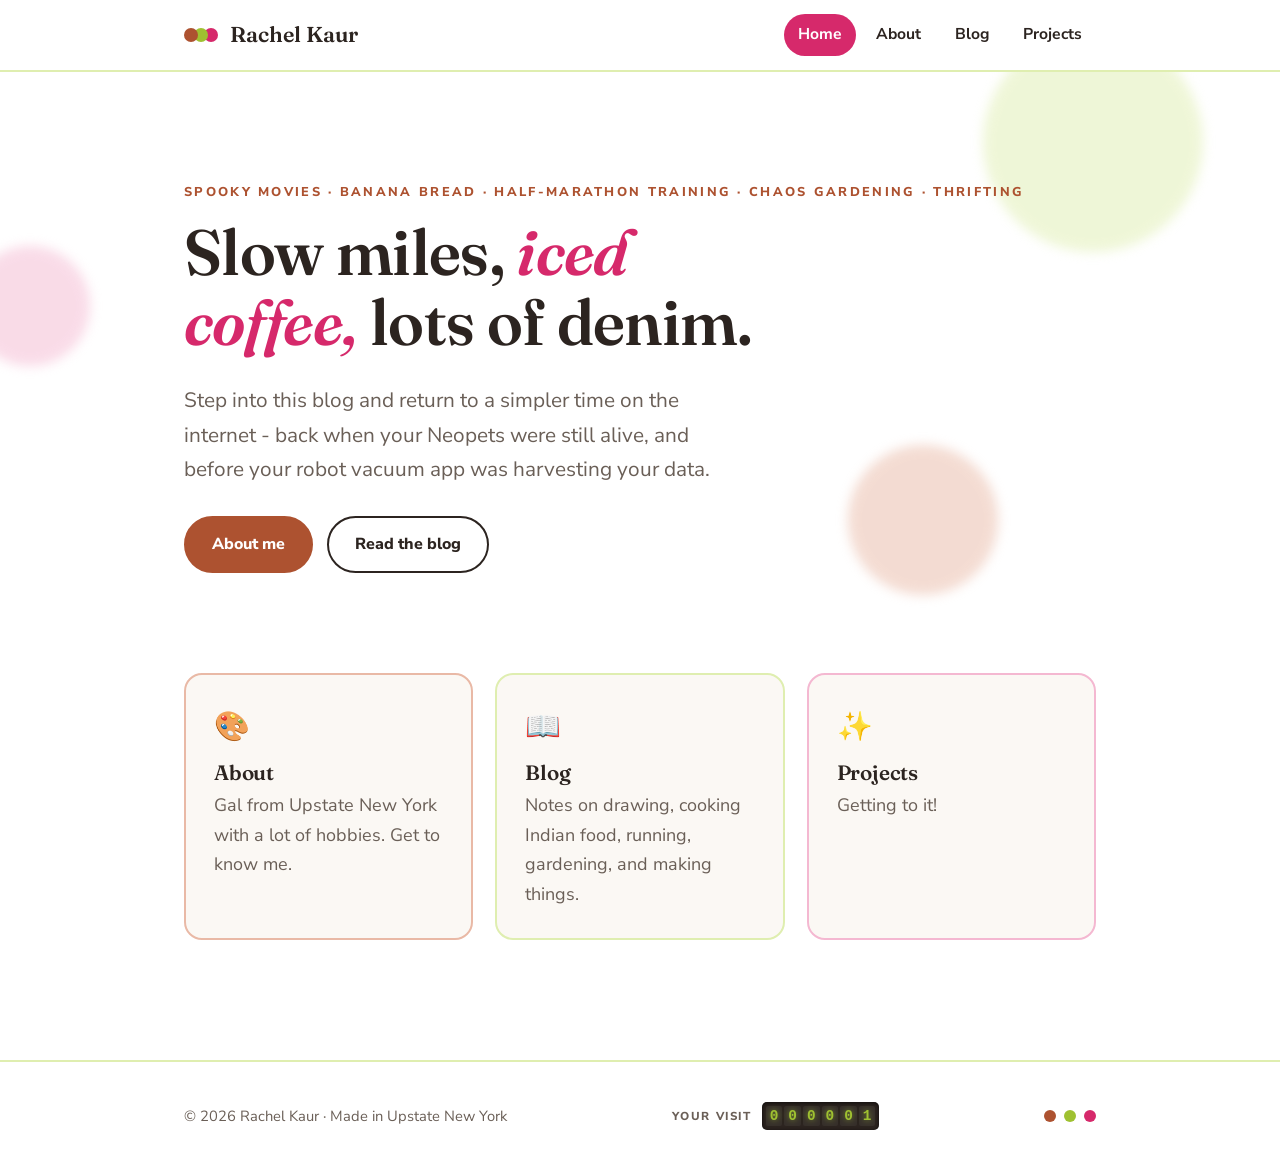
<file: index.html>
<!DOCTYPE html>
<html lang="en">
<head>
  <meta charset="UTF-8" />
  <meta name="viewport" content="width=device-width, initial-scale=1.0" />
  <title>Rachel Kaur</title>
  <meta name="description" content="Rachel Kaur — illustrator from Upstate New York. Cooking, running, gardening, and building apps." />
  <link rel="preconnect" href="https://fonts.googleapis.com" />
  <link rel="preconnect" href="https://fonts.gstatic.com" crossorigin />
  <link href="https://fonts.googleapis.com/css2?family=Fraunces:ital,opsz,wght@0,9..144,400;0,9..144,600;1,9..144,600&family=Nunito+Sans:wght@400;700;800&display=swap" rel="stylesheet" />
  <link rel="stylesheet" href="css/style.css" />
</head>
<body data-page="home">
  <div id="site-header"></div>

  <main>
    <section class="hero">
      <div class="blobs">
        <span class="blob a"></span>
        <span class="blob b"></span>
        <span class="blob c"></span>
      </div>
      <div class="wrap">
        <p class="eyebrow">Spooky Movies · Banana Bread · Half-marathon Training · Chaos Gardening · Thrifting</p>
        <h1>Slow miles, <span class="swash">iced coffee,</span> lots of denim. </h1>
        <p class="lead">Step into this blog and return to a simpler time on the internet - back when your Neopets were still alive, and before your robot vacuum app was harvesting your data.</p>
        <div class="btn-row">
          <a class="btn" href="about.html">About me</a>
          <a class="btn alt" href="blog.html">Read the blog</a>
        </div>
      </div>
    </section>

    <section class="wrap" aria-labelledby="explore-heading">
      <h2 id="explore-heading" class="sr-only">Explore the site</h2>
      <div class="cards">
        <a class="card" href="about.html">
          <span class="tag" aria-hidden="true">🎨</span>
          <h3>About</h3>
          <p>Gal from Upstate New York with a lot of hobbies. Get to know me.</p>
        </a>
        <a class="card" href="blog.html">
          <span class="tag" aria-hidden="true">📖</span>
          <h3>Blog</h3>
          <p>Notes on drawing, cooking Indian food, running, gardening, and making things.</p>
        </a>
        <a class="card" href="projects.html">
          <span class="tag" aria-hidden="true">✨</span>
          <h3>Projects</h3>
          <p>Getting to it!</p>
        </a>
      </div>
    </section>
  </main>

  <div id="site-footer"></div>
  <script src="js/site.js"></script>
</body>
</html>
</file>
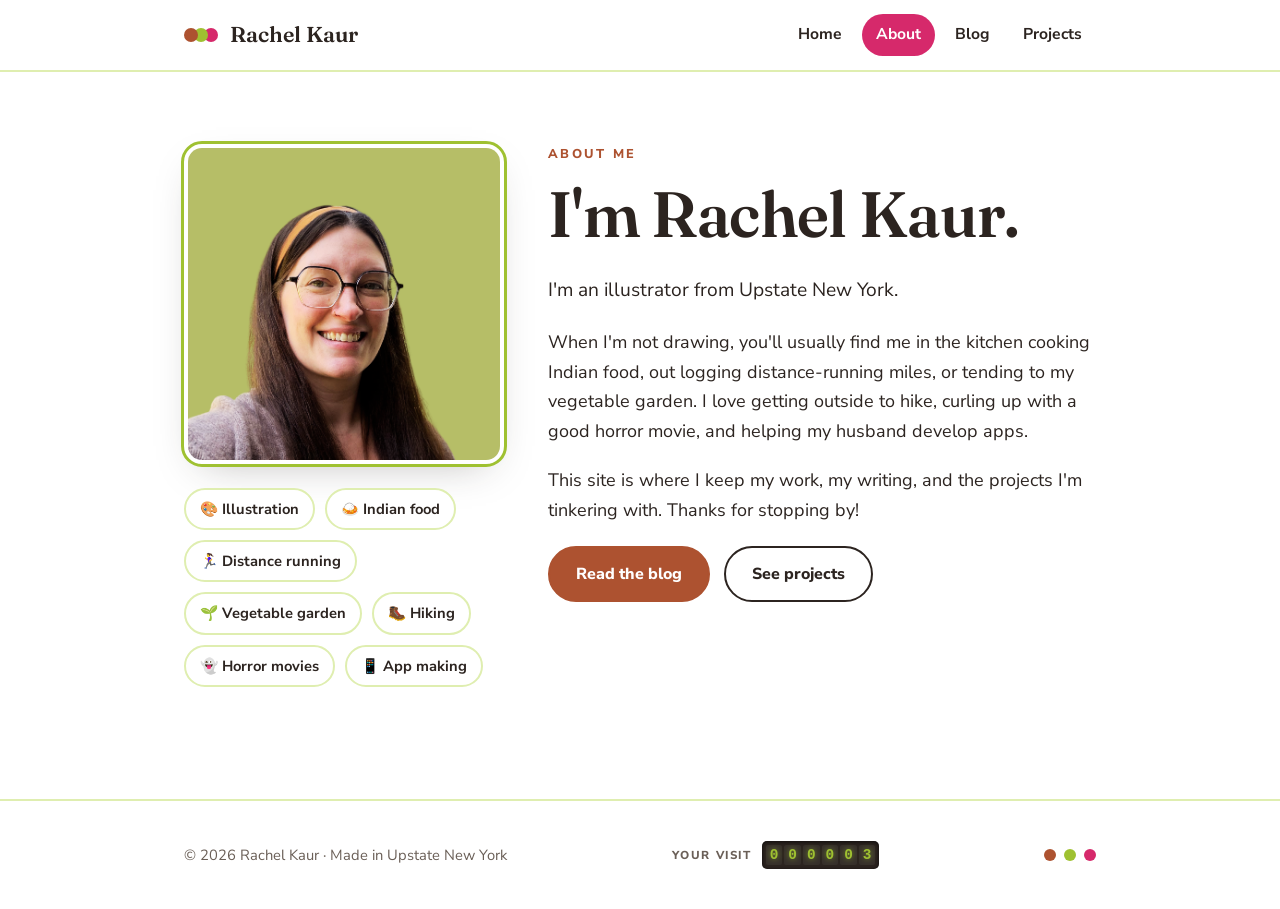
<file: about.html>
<!DOCTYPE html>
<html lang="en">
<head>
  <meta charset="UTF-8" />
  <meta name="viewport" content="width=device-width, initial-scale=1.0" />
  <title>About — Rachel Kaur</title>
  <meta name="description" content="Rachel Kaur is an illustrator from Upstate New York who loves cooking Indian food, (slow) distance running, gardening, hiking, horror movies, and building apps." />
  <link rel="preconnect" href="https://fonts.googleapis.com" />
  <link rel="preconnect" href="https://fonts.gstatic.com" crossorigin />
  <link href="https://fonts.googleapis.com/css2?family=Fraunces:ital,opsz,wght@0,9..144,400;0,9..144,600;1,9..144,600&family=Nunito+Sans:wght@400;700;800&display=swap" rel="stylesheet" />
  <link rel="stylesheet" href="css/style.css" />
</head>
<body data-page="about">
  <div id="site-header"></div>

  <main class="section">
    <div class="wrap">
      <div class="about-grid">
        <div>
          <img class="about-photo" src="images/rachel.png"
               alt="Rachel Kaur smiling, wearing glasses and an orange headband" />
          <ul class="chips">
            <li>🎨 Illustration</li>
            <li>🍛 Indian food</li>
            <li>🏃‍♀️ Distance running</li>
            <li>🌱 Vegetable garden</li>
            <li>🥾 Hiking</li>
            <li>👻 Horror movies</li>
            <li>📱 App making</li>
          </ul>
        </div>
        <div>
          <p class="eyebrow" style="color:var(--terracotta);font-weight:800;text-transform:uppercase;letter-spacing:.18em;font-size:.8rem;">About me</p>
          <h1>I'm Rachel Kaur.</h1>
          <p class="about-lead">I'm an illustrator from Upstate New York.</p>
          <p>When I'm not drawing, you'll usually find me in the kitchen cooking Indian food, out logging distance-running miles, or tending to my vegetable garden. I love getting outside to hike, curling up with a good horror movie, and helping my husband develop apps.</p>
          <p>This site is where I keep my work, my writing, and the projects I'm tinkering with. Thanks for stopping by!</p>
          <div class="btn-row" style="margin-top:8px;">
            <a class="btn" href="blog.html">Read the blog</a>
            <a class="btn alt" href="projects.html">See projects</a>
          </div>
        </div>
      </div>
    </div>
  </main>

  <div id="site-footer"></div>
  <script src="js/site.js"></script>
</body>
</html>
</file>
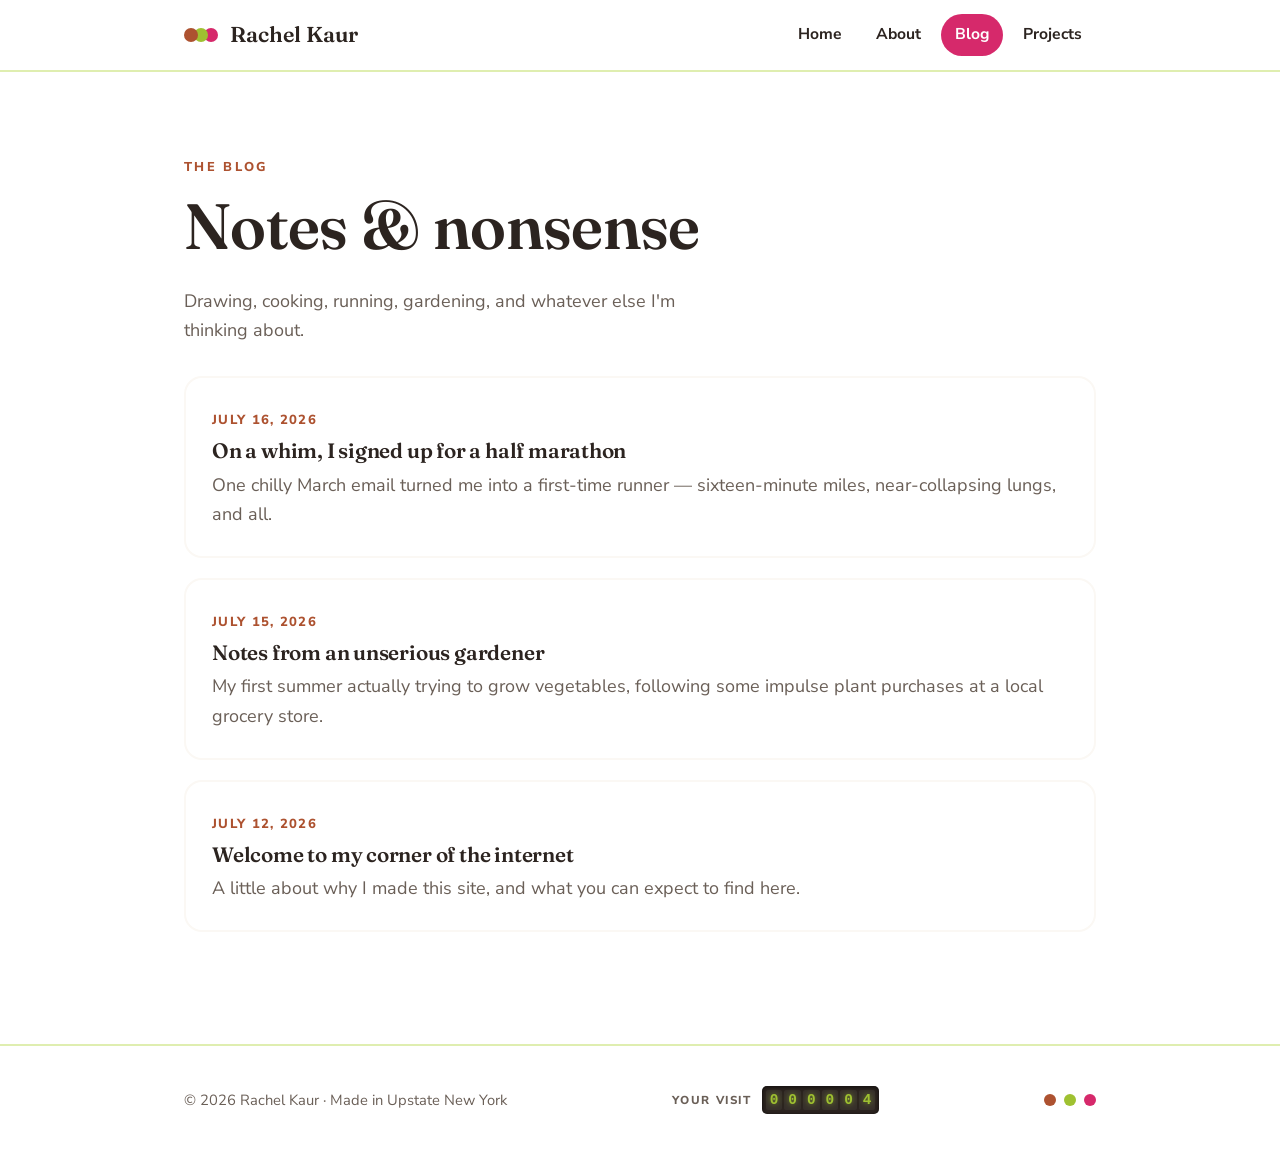
<file: blog.html>
<!DOCTYPE html>
<html lang="en">
<head>
  <meta charset="UTF-8" />
  <meta name="viewport" content="width=device-width, initial-scale=1.0" />
  <title>Blog — Rachel Kaur</title>
  <meta name="description" content="Writing from Rachel Kaur on illustration, cooking, running, gardening, and making things." />
  <link rel="preconnect" href="https://fonts.googleapis.com" />
  <link rel="preconnect" href="https://fonts.gstatic.com" crossorigin />
  <link href="https://fonts.googleapis.com/css2?family=Fraunces:ital,opsz,wght@0,9..144,400;0,9..144,600;1,9..144,600&family=Nunito+Sans:wght@400;700;800&display=swap" rel="stylesheet" />
  <link rel="stylesheet" href="css/style.css" />
</head>
<body data-page="blog">
  <div id="site-header"></div>

  <main class="section">
    <div class="wrap">
      <p class="eyebrow" style="color:var(--terracotta);font-weight:800;text-transform:uppercase;letter-spacing:.18em;font-size:.8rem;">The blog</p>
      <h1>Notes &amp; nonsense</h1>
      <p class="lead" style="color:var(--ink-soft);max-width:48ch;">Drawing, cooking, running, gardening, and whatever else I'm thinking about.</p>
      <ul class="post-list" id="post-list"></ul>
    </div>
  </main>

  <div id="site-footer"></div>
  <script src="js/site.js"></script>
  <script src="js/posts.js"></script>
  <script src="js/blog.js"></script>
</body>
</html>
</file>
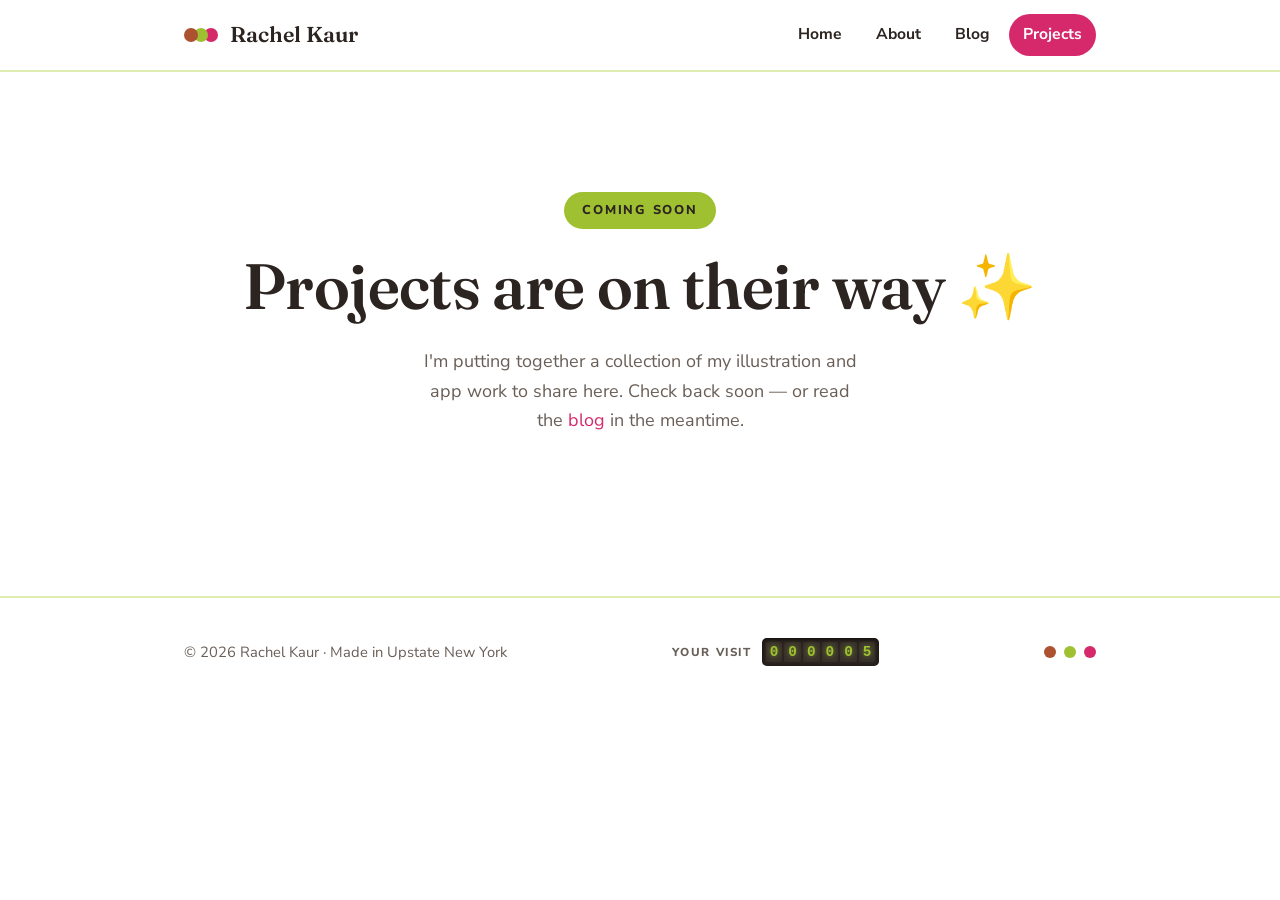
<file: projects.html>
<!DOCTYPE html>
<html lang="en">
<head>
  <meta charset="UTF-8" />
  <meta name="viewport" content="width=device-width, initial-scale=1.0" />
  <title>Projects — Rachel Kaur</title>
  <meta name="description" content="Illustration and app projects by Rachel Kaur — coming soon." />
  <link rel="preconnect" href="https://fonts.googleapis.com" />
  <link rel="preconnect" href="https://fonts.gstatic.com" crossorigin />
  <link href="https://fonts.googleapis.com/css2?family=Fraunces:ital,opsz,wght@0,9..144,400;0,9..144,600;1,9..144,600&family=Nunito+Sans:wght@400;700;800&display=swap" rel="stylesheet" />
  <link rel="stylesheet" href="css/style.css" />
</head>
<body data-page="projects">
  <div id="site-header"></div>

  <main>
    <section class="coming-soon">
      <div class="wrap">
        <span class="badge">Coming soon</span>
        <h1>Projects are on their way ✨</h1>
        <p>I'm putting together a collection of my illustration and app work to share here. Check back soon — or read the <a href="blog.html">blog</a> in the meantime.</p>
      </div>
    </section>
  </main>

  <div id="site-footer"></div>
  <script src="js/site.js"></script>
</body>
</html>
</file>
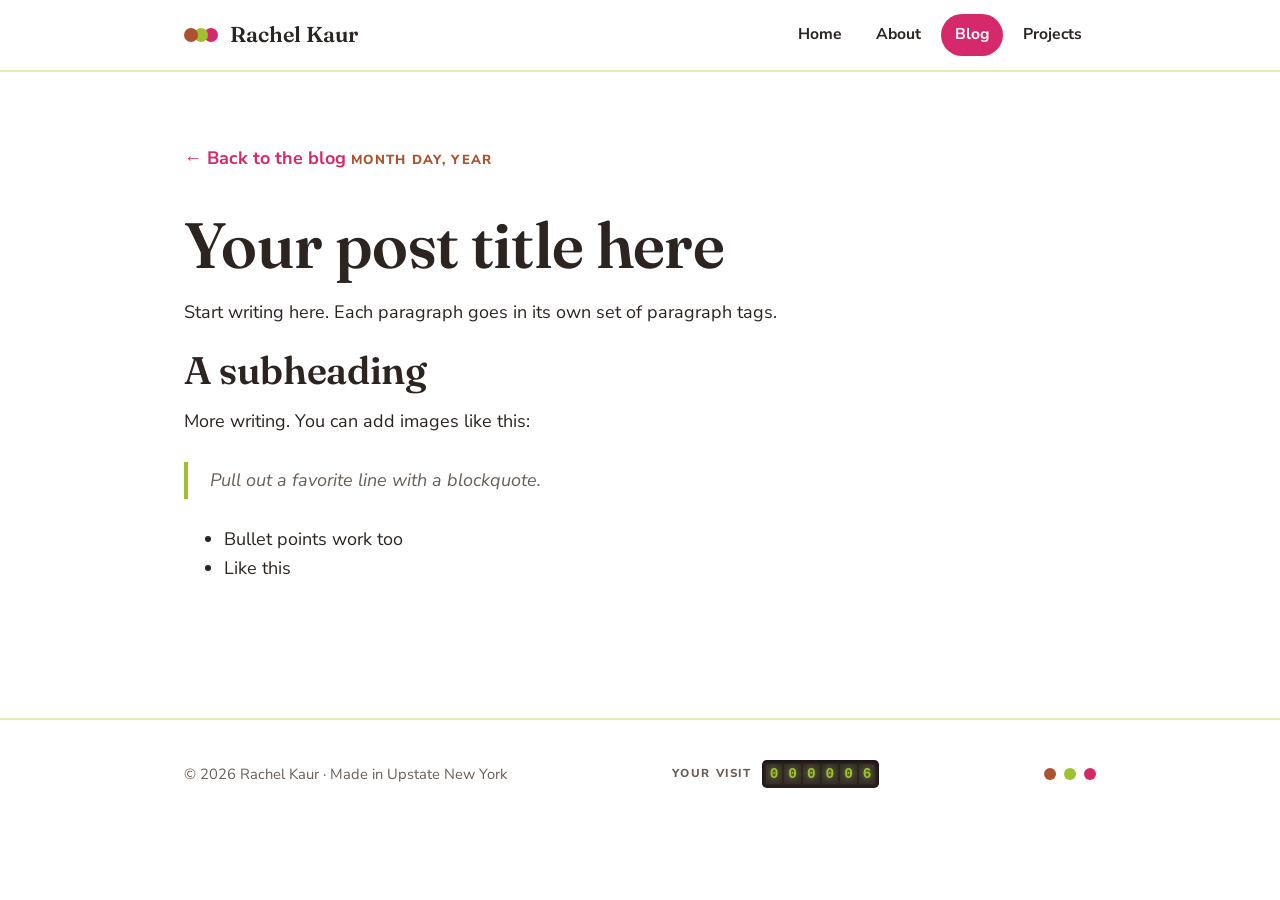
<file: posts/_template.html>
<!DOCTYPE html>
<html lang="en">
<head>
  <meta charset="UTF-8" />
  <meta name="viewport" content="width=device-width, initial-scale=1.0" />

  <!-- ▼▼▼ EDIT THESE TWO LINES FOR EACH POST ▼▼▼ -->
  <title>Post title — Rachel Kaur</title>
  <meta name="description" content="A one-line summary of this post." />
  <!-- ▲▲▲ -->

  <link rel="preconnect" href="https://fonts.googleapis.com" />
  <link rel="preconnect" href="https://fonts.gstatic.com" crossorigin />
  <link href="https://fonts.googleapis.com/css2?family=Fraunces:ital,opsz,wght@0,9..144,400;0,9..144,600;1,9..144,600&family=Nunito+Sans:wght@400;700;800&display=swap" rel="stylesheet" />
  <link rel="stylesheet" href="../css/style.css" />
</head>
<!-- data-base="../" makes the banner links work from this subfolder -->
<body data-page="blog" data-base="../">
  <div id="site-header"></div>

  <main class="section">
    <div class="wrap">
      <article class="article">
        <a class="back-link" href="../blog.html">← Back to the blog</a>

        <!-- ▼▼▼ EDIT: date (shown to readers) + heading ▼▼▼ -->
        <span class="date">Month Day, Year</span>
        <h1>Your post title here</h1>
        <!-- ▲▲▲ -->

        <!-- ▼▼▼ Write your post below. Use <p>, <h2>, <ul>, etc. ▼▼▼ -->
        <p>Start writing here. Each paragraph goes in its own set of paragraph tags.</p>

        <h2>A subheading</h2>
        <p>More writing. You can add images like this:</p>
        <!-- <img src="../images/your-image.png" alt="describe the image" /> -->

        <blockquote>Pull out a favorite line with a blockquote.</blockquote>

        <ul>
          <li>Bullet points work too</li>
          <li>Like this</li>
        </ul>
        <!-- ▲▲▲ end of post body ▲▲▲ -->
      </article>
    </div>
  </main>

  <div id="site-footer"></div>
  <script src="../js/site.js"></script>
</body>
</html>
</file>
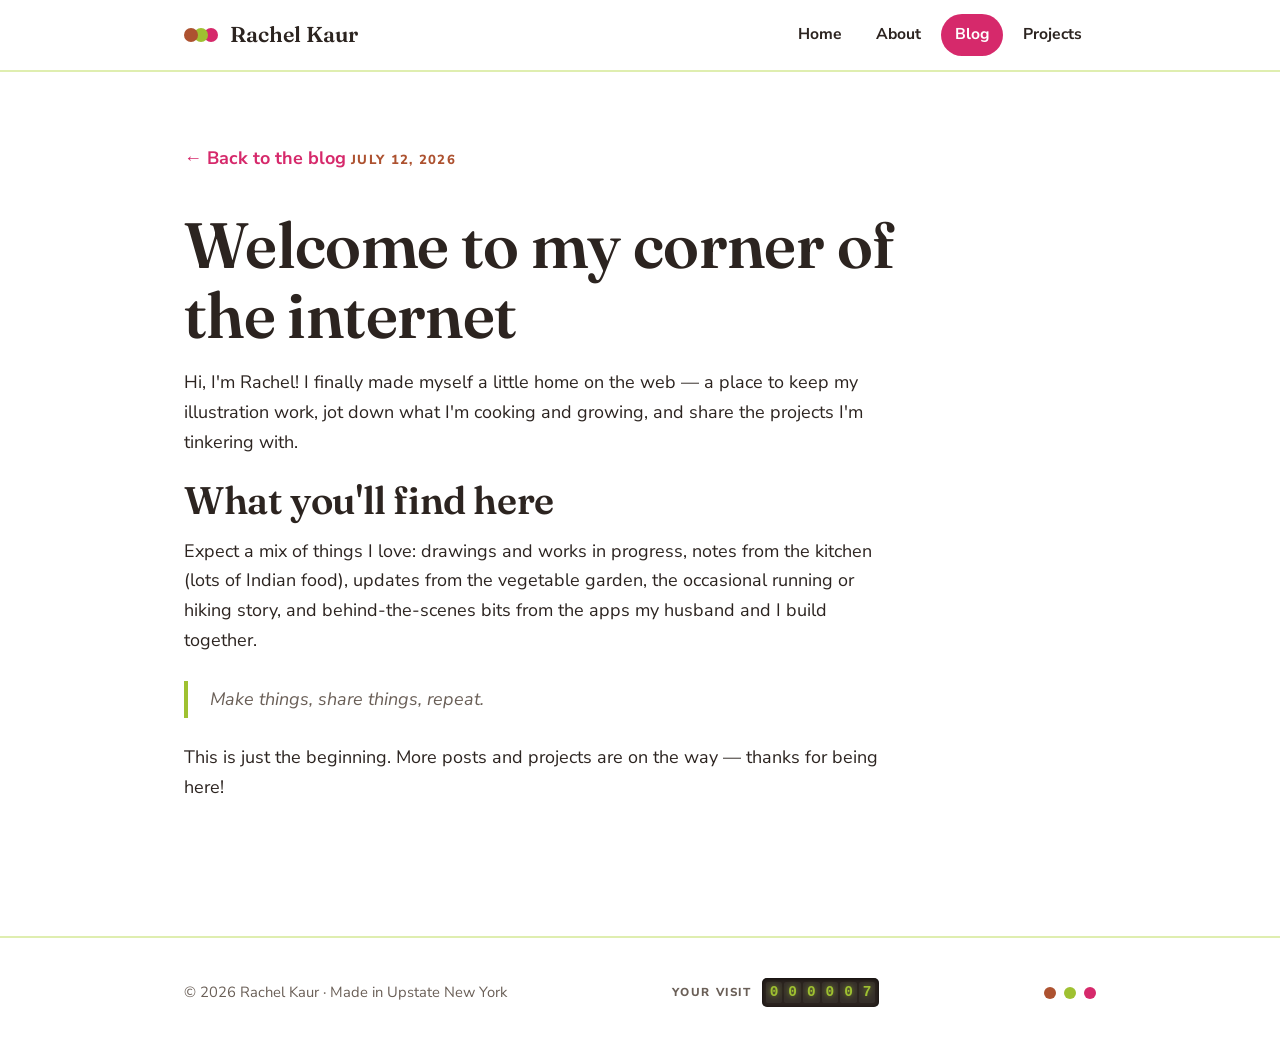
<file: posts/hello-world.html>
<!DOCTYPE html>
<html lang="en">
<head>
  <meta charset="UTF-8" />
  <meta name="viewport" content="width=device-width, initial-scale=1.0" />
  <title>Welcome to my corner of the internet — Rachel Kaur</title>
  <meta name="description" content="Why I made this site and what you'll find here." />
  <link rel="preconnect" href="https://fonts.googleapis.com" />
  <link rel="preconnect" href="https://fonts.gstatic.com" crossorigin />
  <link href="https://fonts.googleapis.com/css2?family=Fraunces:ital,opsz,wght@0,9..144,400;0,9..144,600;1,9..144,600&family=Nunito+Sans:wght@400;700;800&display=swap" rel="stylesheet" />
  <link rel="stylesheet" href="../css/style.css" />
</head>
<body data-page="blog" data-base="../">
  <div id="site-header"></div>

  <main class="section">
    <div class="wrap">
      <article class="article">
        <a class="back-link" href="../blog.html">← Back to the blog</a>
        <span class="date">July 12, 2026</span>
        <h1>Welcome to my corner of the internet</h1>

        <p>Hi, I'm Rachel! I finally made myself a little home on the web — a place to keep my illustration work, jot down what I'm cooking and growing, and share the projects I'm tinkering with.</p>

        <h2>What you'll find here</h2>
        <p>Expect a mix of things I love: drawings and works in progress, notes from the kitchen (lots of Indian food), updates from the vegetable garden, the occasional running or hiking story, and behind-the-scenes bits from the apps my husband and I build together.</p>

        <blockquote>Make things, share things, repeat.</blockquote>

        <p>This is just the beginning. More posts and projects are on the way — thanks for being here!</p>
      </article>
    </div>
  </main>

  <div id="site-footer"></div>
  <script src="../js/site.js"></script>
</body>
</html>
</file>
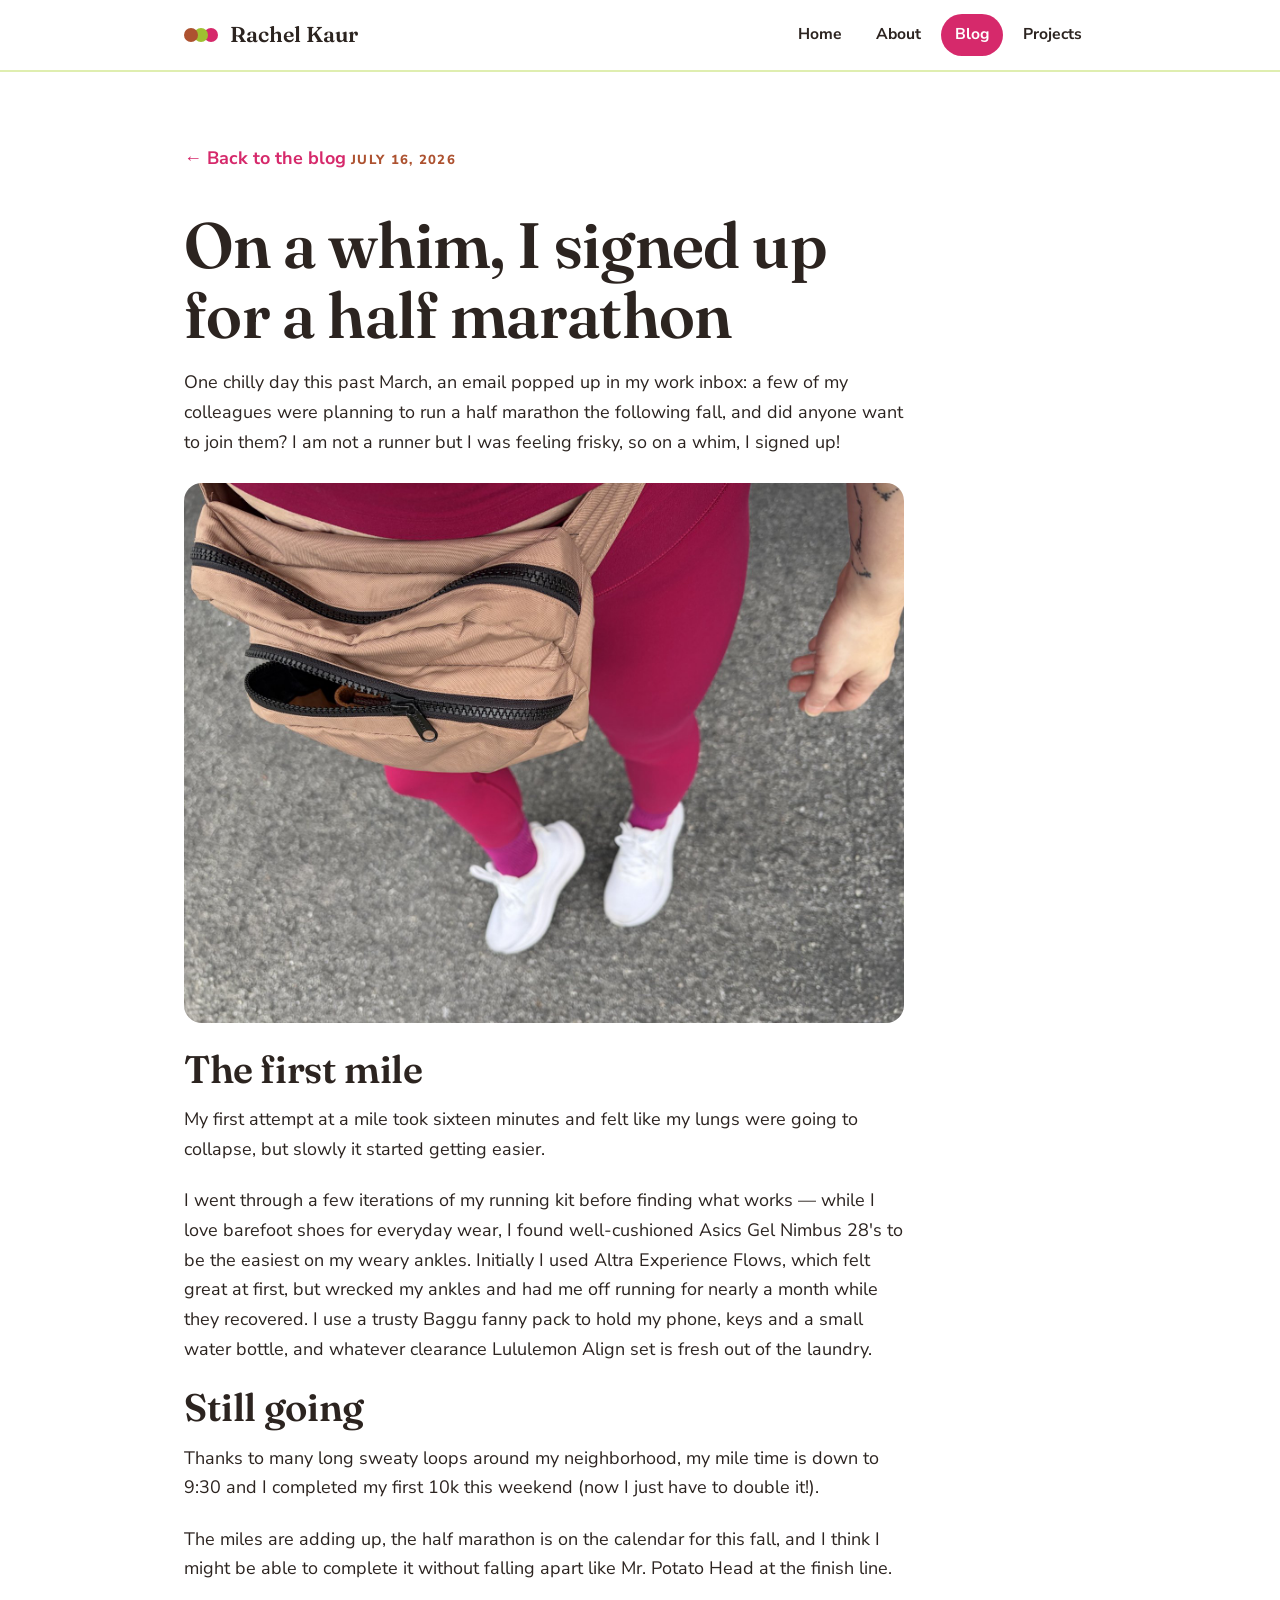
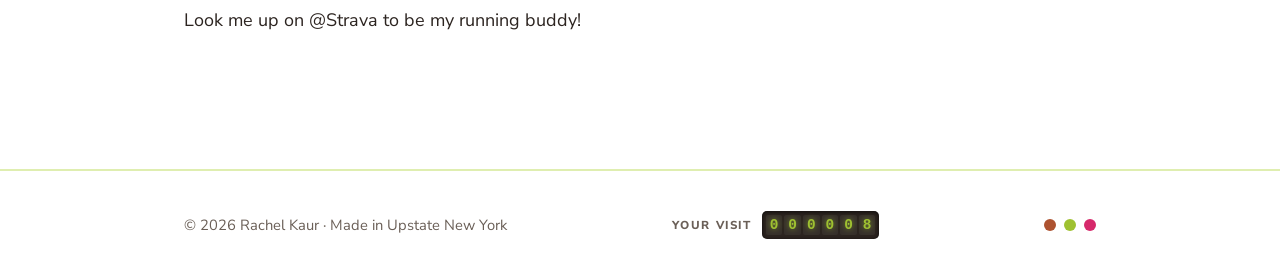
<file: posts/on-a-whim-i-started-running.html>
<!DOCTYPE html>
<html lang="en">
<head>
  <meta charset="UTF-8" />
  <meta name="viewport" content="width=device-width, initial-scale=1.0" />
  <title>On a whim, I signed up for a half marathon — Rachel Kaur</title>
  <meta name="description" content="One chilly March email turned me into a first-time runner — sixteen-minute miles, near-collapsing lungs, and all." />
  <link rel="preconnect" href="https://fonts.googleapis.com" />
  <link rel="preconnect" href="https://fonts.gstatic.com" crossorigin />
  <link href="https://fonts.googleapis.com/css2?family=Fraunces:ital,opsz,wght@0,9..144,400;0,9..144,600;1,9..144,600&family=Nunito+Sans:wght@400;700;800&display=swap" rel="stylesheet" />
  <link rel="stylesheet" href="../css/style.css" />
</head>
<body data-page="blog" data-base="../">
  <div id="site-header"></div>

  <main class="section">
    <div class="wrap">
      <article class="article">
        <a class="back-link" href="../blog.html">← Back to the blog</a>
        <span class="date">July 16, 2026</span>
        <h1>On a whim, I signed up for a half marathon</h1>

        <p>One chilly day this past March, an email popped up in my work inbox: a few of my colleagues were planning to run a half marathon the following fall, and did anyone want to join them? I am not a runner but I was feeling frisky, so on a whim, I signed up!</p>

        <img src="../images/running1.jpg" alt="Looking down at my own running outfit before a run — magenta leggings, pink socks, and white running shoes on grey asphalt, with a tan belt bag slung across the front." />

        <h2>The first mile</h2>
        <p>My first attempt at a mile took sixteen minutes and felt like my lungs were going to collapse, but slowly it started getting easier.</p>

        <p>I went through a few iterations of my running kit before finding what works — while I love barefoot shoes for everyday wear, I found well-cushioned Asics Gel Nimbus 28's to be the easiest on my weary ankles. Initially I used Altra Experience Flows, which felt great at first, but wrecked my ankles and had me off running for nearly a month while they recovered.  I use a trusty Baggu fanny pack to hold my phone, keys and a small water bottle, and whatever clearance Lululemon Align set is fresh out of the laundry.</p>

        <h2>Still going</h2>
        <p>Thanks to many long sweaty loops around my neighborhood, my mile time is down to 9:30 and I completed my first 10k this weekend (now I just have to double it!).</p>

        <p>The miles are adding up, the half marathon is on the calendar for this fall, and I think I might be able to complete it without falling apart like Mr. Potato Head at the finish line.</p>

        <p>Look me up on @Strava to be my running buddy!</p>
      </article>
    </div>
  </main>

  <div id="site-footer"></div>
  <script src="../js/site.js"></script>
</body>
</html>
</file>
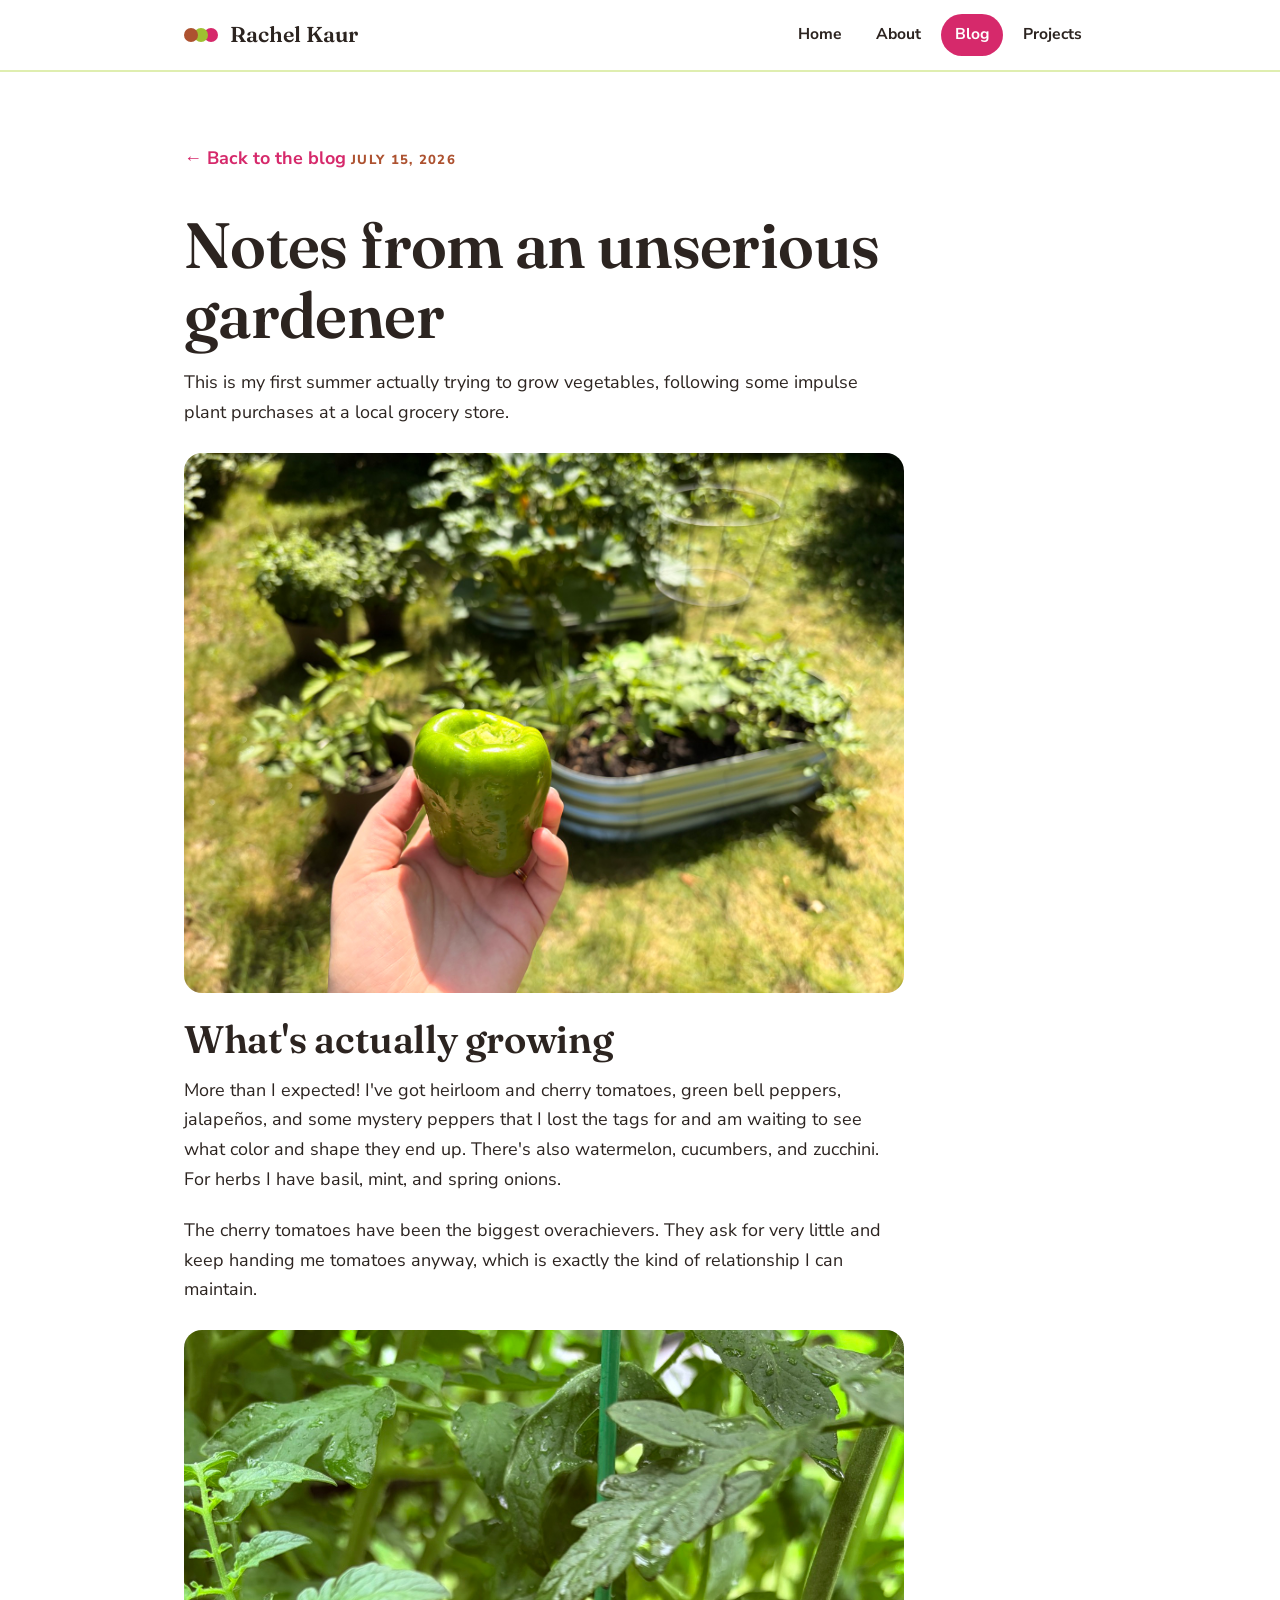
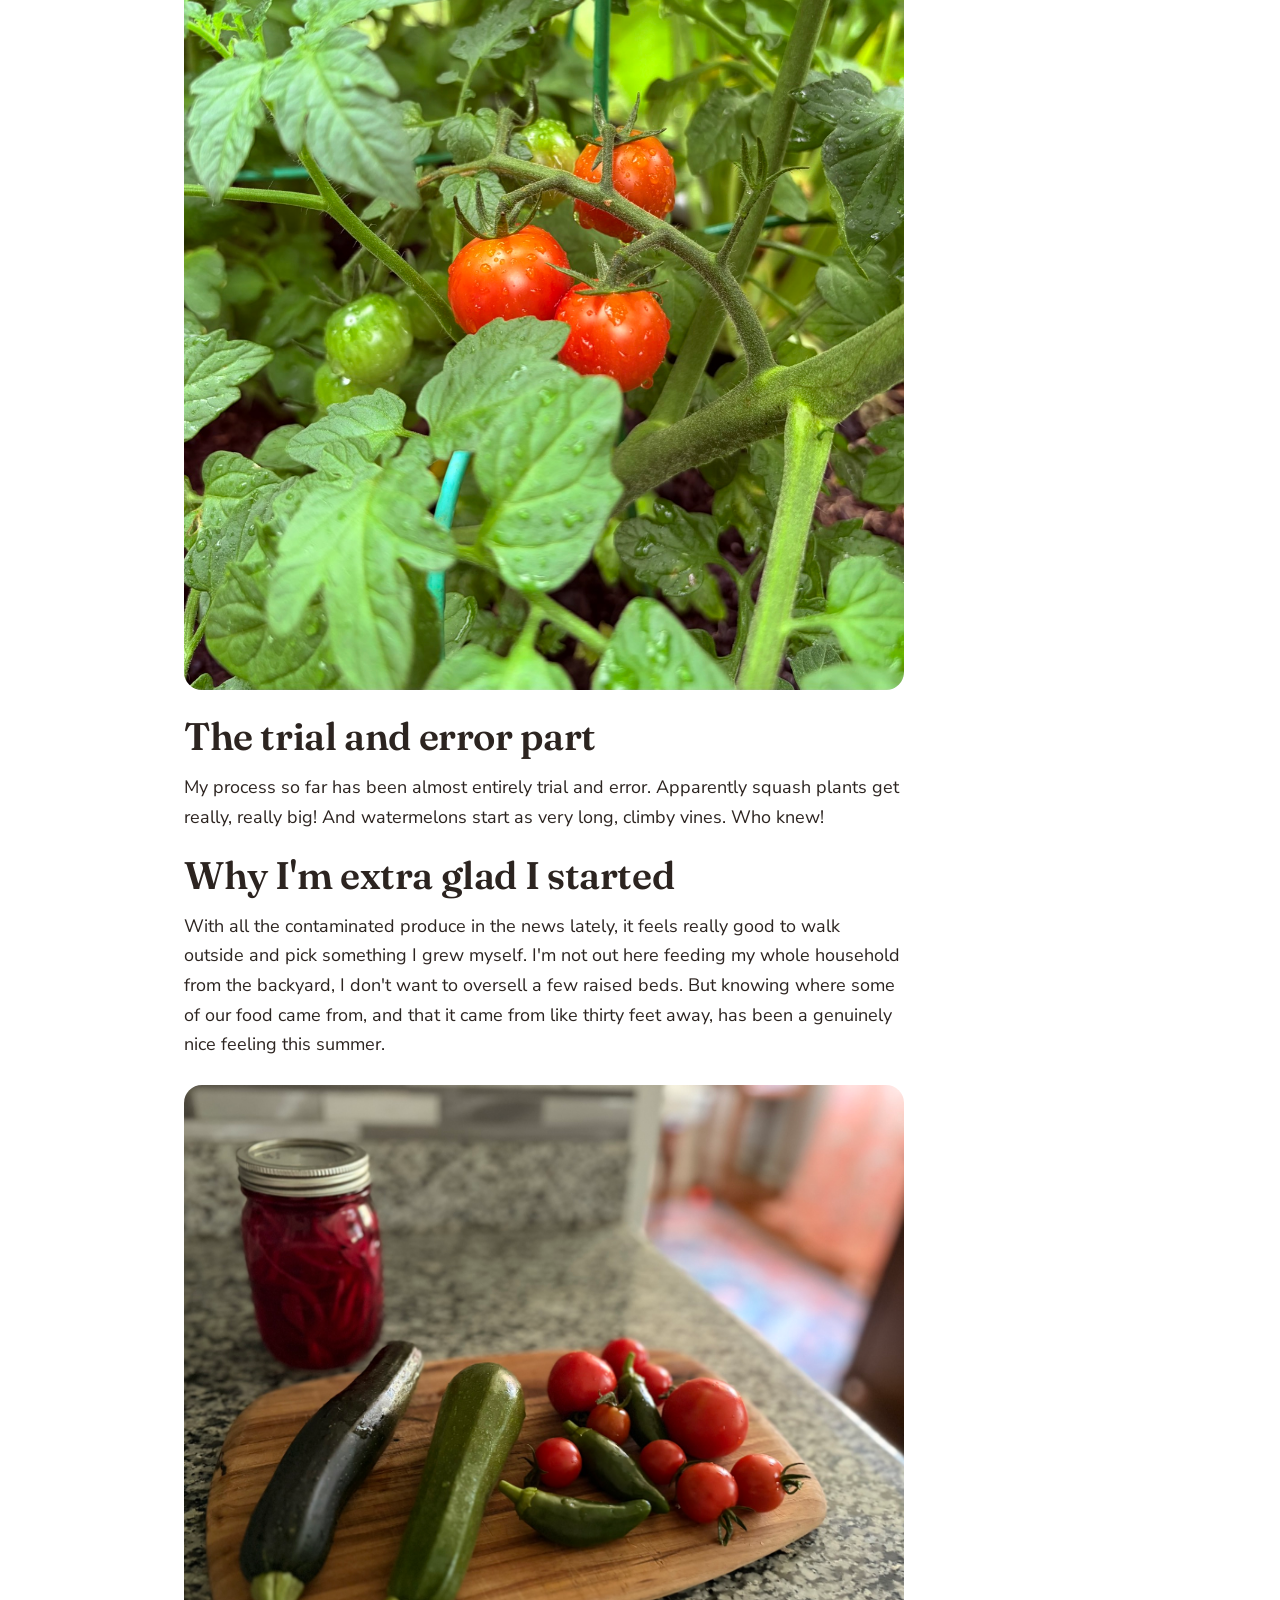
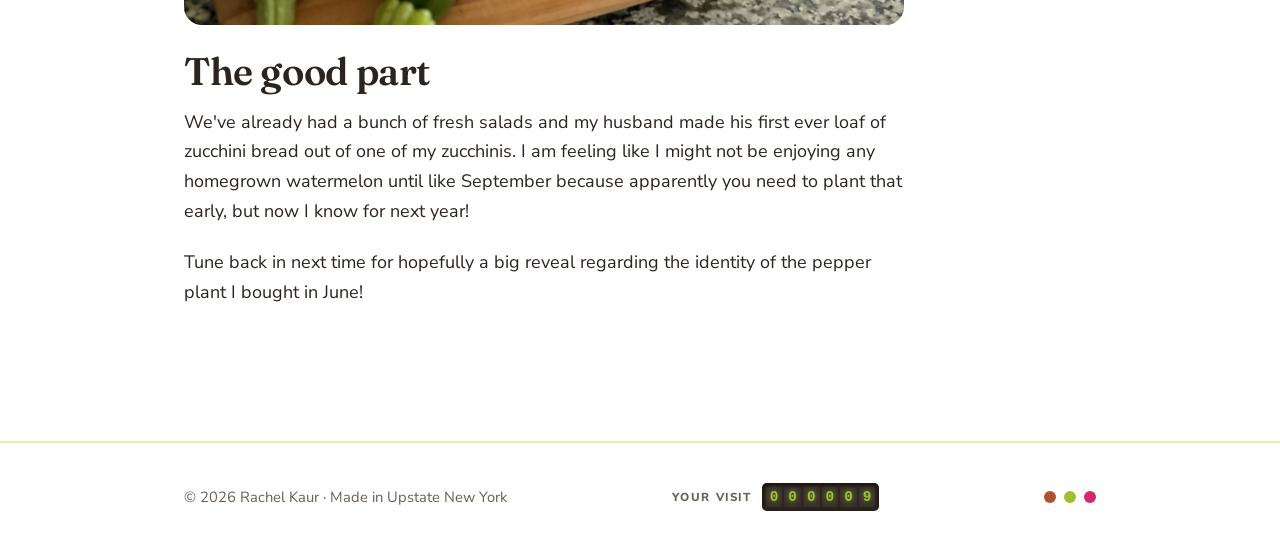
<file: posts/unserious-gardener.html>
<!DOCTYPE html>
<html lang="en">
<head>
  <meta charset="UTF-8" />
  <meta name="viewport" content="width=device-width, initial-scale=1.0" />
  <title>Notes from an unserious gardener — Rachel Kaur</title>
  <meta name="description" content="My first summer actually trying to grow vegetables, following some impulse plant purchases at a local grocery store." />
  <link rel="preconnect" href="https://fonts.googleapis.com" />
  <link rel="preconnect" href="https://fonts.gstatic.com" crossorigin />
  <link href="https://fonts.googleapis.com/css2?family=Fraunces:ital,opsz,wght@0,9..144,400;0,9..144,600;1,9..144,600&family=Nunito+Sans:wght@400;700;800&display=swap" rel="stylesheet" />
  <link rel="stylesheet" href="../css/style.css" />
</head>
<body data-page="blog" data-base="../">
  <div id="site-header"></div>

  <main class="section">
    <div class="wrap">
      <article class="article">
        <a class="back-link" href="../blog.html">← Back to the blog</a>
        <span class="date">July 15, 2026</span>
        <h1>Notes from an unserious gardener</h1>

        <p>This is my first summer actually trying to grow vegetables, following some impulse plant purchases at a local grocery store.</p>

        <img src="../images/green-pepper.jpg" alt="A green bell pepper held in one hand, with raised garden beds and potted herbs in the background." />

        <h2>What's actually growing</h2>
        <p>More than I expected! I've got heirloom and cherry tomatoes, green bell peppers, jalapeños, and some mystery peppers that I lost the tags for and am waiting to see what color and shape they end up. There's also watermelon, cucumbers, and zucchini. For herbs I have basil, mint, and spring onions.</p>

        <p>The cherry tomatoes have been the biggest overachievers. They ask for very little and keep handing me tomatoes anyway, which is exactly the kind of relationship I can maintain.</p>

        <img src="../images/cherry-tomatoes.jpg" alt="A cluster of ripe red cherry tomatoes on the vine, still wet from watering, with green unripe ones nearby." />

        <h2>The trial and error part</h2>
        <p>My process so far has been almost entirely trial and error. Apparently squash plants get really, really big! And watermelons start as very long, climby vines. Who knew!</p>

        <h2>Why I'm extra glad I started</h2>
        <p>With all the contaminated produce in the news lately, it feels really good to walk outside and pick something I grew myself. I'm not out here feeding my whole household from the backyard, I don't want to oversell a few raised beds. But knowing where some of our food came from, and that it came from like thirty feet away, has been a genuinely nice feeling this summer.</p>

        <img src="../images/veggie-harvest.jpg" alt="A wooden cutting board holding two zucchini, jalapeños, and a pile of cherry and heirloom tomatoes, with a jar of pickled red onions behind it." />

        <h2>The good part</h2>
        <p>We've already had a bunch of fresh salads and my husband made his first ever loaf of zucchini bread out of one of my zucchinis. I am feeling like I might not be enjoying any homegrown watermelon until like September because apparently you need to plant that early, but now I know for next year!</p>

        <p>Tune back in next time for hopefully a big reveal regarding the identity of the pepper plant I bought in June!</p>
      </article>
    </div>
  </main>

  <div id="site-footer"></div>
  <script src="../js/site.js"></script>
</body>
</html>
</file>
<file: css/style.css>
/* =========================================================
   Rachel Kaur — personal site
   Palette: terracotta / lime green / fuchsia on white
   Type: Fraunces (display, a little artsy) + Nunito Sans
   ========================================================= */

:root {
  --terracotta: #ad5230; /* WCAG AA: 5.2:1 on white, 4.9:1 on cream (was #c4633f, 4.04:1) */
  --terracotta-soft: #e9b9a6;
  --lime: #9fc131;
  --lime-soft: #dfeeb0;
  --fuchsia: #d6296b;
  --fuchsia-soft: #f4b8d1;
  --ink: #2c2420;
  --ink-soft: #6a5f57;
  --white: #ffffff;
  --cream: #fbf8f4;

  --font-display: "Fraunces", Georgia, "Times New Roman", serif;
  --font-body: "Nunito Sans", -apple-system, BlinkMacSystemFont, "Segoe UI", sans-serif;

  --max: 960px;
  --radius: 18px;
  --shadow: 0 14px 40px -18px rgba(44, 36, 32, 0.35);
}

* { box-sizing: border-box; }

html { scroll-behavior: smooth; }

/* ---------- Accessibility: skip link + focus ---------- */
.sr-only {
  position: absolute;
  width: 1px;
  height: 1px;
  padding: 0;
  margin: -1px;
  overflow: hidden;
  clip: rect(0, 0, 0, 0);
  white-space: nowrap;
  border: 0;
}
.skip-link {
  position: absolute;
  left: 8px;
  top: -60px;
  z-index: 100;
  background: var(--ink);
  color: #fff;
  padding: 10px 18px;
  border-radius: 999px;
  font-weight: 800;
  transition: top 0.15s ease;
}
.skip-link:focus {
  top: 8px;
  text-decoration: none;
}
:focus-visible {
  outline: 3px solid var(--fuchsia);
  outline-offset: 2px;
  border-radius: 4px;
}

body {
  margin: 0;
  font-family: var(--font-body);
  color: var(--ink);
  background: var(--white);
  line-height: 1.65;
  font-size: 18px;
  -webkit-font-smoothing: antialiased;
}

img { max-width: 100%; display: block; }

a { color: var(--fuchsia); text-decoration: none; }
a:hover { text-decoration: underline; }

h1, h2, h3 {
  font-family: var(--font-display);
  font-weight: 600;
  line-height: 1.1;
  color: var(--ink);
  margin: 0 0 0.4em;
  letter-spacing: -0.01em;
}

h1 { font-size: clamp(2.4rem, 6vw, 4rem); }
h2 { font-size: clamp(1.7rem, 4vw, 2.4rem); }
h3 { font-size: 1.3rem; }

.wrap {
  max-width: var(--max);
  margin: 0 auto;
  padding: 0 24px;
}

/* ---------- Banner / nav ---------- */
.site-header {
  position: sticky;
  top: 0;
  z-index: 50;
  background: rgba(255, 255, 255, 0.9);
  backdrop-filter: blur(8px);
  border-bottom: 2px solid var(--lime-soft);
}
.nav {
  max-width: var(--max);
  margin: 0 auto;
  padding: 14px 24px;
  display: flex;
  align-items: center;
  justify-content: space-between;
  gap: 16px;
  flex-wrap: wrap;
}
.brand {
  font-family: var(--font-display);
  font-weight: 600;
  font-size: 1.35rem;
  color: var(--ink);
  text-decoration: none;
  display: inline-flex;
  align-items: center;
  gap: 10px;
}
.brand:hover { text-decoration: none; }
.brand .dot {
  width: 14px; height: 14px; border-radius: 50%;
  background: var(--terracotta);
  box-shadow: 10px 0 0 var(--lime), 20px 0 0 var(--fuchsia);
  margin-right: 22px;
}
.nav-links {
  display: flex;
  gap: 6px;
  flex-wrap: wrap;
}
.nav-links a {
  color: var(--ink);
  font-weight: 700;
  font-size: 0.98rem;
  padding: 8px 14px;
  border-radius: 999px;
  transition: background 0.15s, color 0.15s;
}
.nav-links a:hover { text-decoration: none; background: var(--cream); }
.nav-links a.active {
  background: var(--fuchsia);
  color: #fff;
}

/* ---------- Hero ---------- */
.hero {
  padding: clamp(48px, 9vw, 110px) 0 clamp(40px, 7vw, 80px);
  position: relative;
  overflow: hidden;
}
.hero .eyebrow {
  font-weight: 800;
  text-transform: uppercase;
  letter-spacing: 0.18em;
  font-size: 0.8rem;
  color: var(--terracotta);
  margin: 0 0 14px;
}
.hero h1 { max-width: 14ch; }
.hero h1 .swash { color: var(--fuchsia); font-style: italic; }
.hero p.lead {
  font-size: clamp(1.05rem, 2.4vw, 1.3rem);
  color: var(--ink-soft);
  max-width: 46ch;
  margin: 18px 0 30px;
}
.blobs { position: absolute; inset: 0; z-index: -1; pointer-events: none; }
.blob {
  position: absolute;
  border-radius: 50%;
  filter: blur(6px);
  opacity: 0.5;
}
.blob.a { width: 220px; height: 220px; background: var(--lime-soft); top: -40px; right: 6%; }
.blob.b { width: 150px; height: 150px; background: var(--terracotta-soft); bottom: 10%; right: 22%; }
.blob.c { width: 120px; height: 120px; background: var(--fuchsia-soft); top: 30%; left: -30px; }

/* ---------- Buttons ---------- */
.btn {
  display: inline-block;
  font-weight: 800;
  font-size: 1rem;
  padding: 13px 26px;
  border-radius: 999px;
  background: var(--terracotta);
  color: #fff !important;
  border: 2px solid var(--terracotta);
  transition: transform 0.12s ease, background 0.15s;
}
.btn:hover { text-decoration: none; transform: translateY(-2px); }
.btn.alt { background: transparent; color: var(--ink) !important; border-color: var(--ink); }
.btn.alt:hover { background: var(--ink); color: #fff !important; }
.btn-row { display: flex; gap: 14px; flex-wrap: wrap; }

/* ---------- Feature cards (landing) ---------- */
.cards {
  display: grid;
  grid-template-columns: repeat(auto-fit, minmax(240px, 1fr));
  gap: 22px;
  padding: 20px 0 80px;
}
.card {
  display: block;
  padding: 28px;
  border-radius: var(--radius);
  background: var(--cream);
  border: 2px solid transparent;
  color: var(--ink);
  transition: transform 0.15s ease, border-color 0.15s, box-shadow 0.2s;
}
.card:hover { text-decoration: none; transform: translateY(-4px); box-shadow: var(--shadow); }
.card h3 { margin-bottom: 6px; }
.card p { color: var(--ink-soft); margin: 0; }
.card .tag {
  font-size: 1.8rem;
  display: block;
  margin-bottom: 12px;
}
.card:nth-child(1) { border-color: var(--terracotta-soft); }
.card:nth-child(1):hover { border-color: var(--terracotta); }
.card:nth-child(2) { border-color: var(--lime-soft); }
.card:nth-child(2):hover { border-color: var(--lime); }
.card:nth-child(3) { border-color: var(--fuchsia-soft); }
.card:nth-child(3):hover { border-color: var(--fuchsia); }

/* ---------- Sections ---------- */
.section { padding: clamp(40px, 7vw, 72px) 0; }
.section.tinted { background: var(--cream); }

/* ---------- About ---------- */
.about-grid {
  display: grid;
  grid-template-columns: minmax(220px, 320px) 1fr;
  gap: 44px;
  align-items: start;
}
.about-photo {
  border-radius: var(--radius);
  overflow: hidden;
  box-shadow: var(--shadow);
  border: 4px solid #fff;
  outline: 3px solid var(--lime);
}
.about-grid p { margin: 0 0 1.1em; }
.about-lead { font-size: 1.2rem; }
.chips { list-style: none; padding: 0; margin: 24px 0 0; display: flex; flex-wrap: wrap; gap: 10px; }
.chips li {
  background: #fff;
  border: 2px solid var(--lime-soft);
  padding: 7px 14px;
  border-radius: 999px;
  font-weight: 700;
  font-size: 0.92rem;
}
@media (max-width: 680px) {
  .about-grid { grid-template-columns: 1fr; gap: 26px; }
  .about-photo { max-width: 260px; }
}

/* ---------- Blog list ---------- */
.post-list { list-style: none; padding: 0; margin: 30px 0 0; display: grid; gap: 20px; }
.post-item {
  border: 2px solid var(--cream);
  border-radius: var(--radius);
  padding: 26px;
  transition: border-color 0.15s, transform 0.15s;
  background: #fff;
}
.post-item:hover { border-color: var(--fuchsia-soft); transform: translateY(-3px); }
.post-item .date {
  font-size: 0.82rem;
  font-weight: 800;
  text-transform: uppercase;
  letter-spacing: 0.1em;
  color: var(--terracotta);
}
.post-item h3 { margin: 6px 0 8px; }
.post-item h3 a { color: var(--ink); }
.post-item p { margin: 0; color: var(--ink-soft); }
.empty-note { color: var(--ink-soft); font-style: italic; }

/* ---------- Article (blog post) ---------- */
.article { max-width: 720px; }
.article .date {
  font-weight: 800; text-transform: uppercase; letter-spacing: 0.1em;
  font-size: 0.82rem; color: var(--terracotta);
}
.article h1 { margin: 10px 0 18px; }
.article p, .article ul, .article ol { margin: 0 0 1.2em; }
.article img { border-radius: var(--radius); margin: 1.4em 0; }
.article blockquote {
  margin: 1.4em 0;
  padding: 4px 22px;
  border-left: 4px solid var(--lime);
  color: var(--ink-soft);
  font-style: italic;
}
.back-link { display: inline-block; margin-bottom: 26px; font-weight: 700; }

/* ---------- Coming soon ---------- */
.coming-soon {
  text-align: center;
  padding: clamp(50px, 12vw, 120px) 0;
}
.coming-soon .badge {
  display: inline-block;
  background: var(--lime);
  color: var(--ink);
  font-weight: 800;
  letter-spacing: 0.14em;
  text-transform: uppercase;
  font-size: 0.8rem;
  padding: 8px 18px;
  border-radius: 999px;
  margin-bottom: 22px;
}
.coming-soon p { color: var(--ink-soft); max-width: 40ch; margin: 12px auto 0; }

/* ---------- Footer ---------- */
.site-footer {
  border-top: 2px solid var(--lime-soft);
  padding: 40px 0;
  margin-top: 40px;
}
.site-footer .wrap {
  display: flex;
  justify-content: space-between;
  align-items: center;
  gap: 16px;
  flex-wrap: wrap;
  color: var(--ink-soft);
  font-size: 0.92rem;
}
/* ---------- Visitor counter (footer, built in js/site.js) ---------- */
.visit-counter {
  display: inline-flex;
  align-items: center;
  gap: 10px;
}
.visit-label {
  font-size: 0.72rem;
  font-weight: 800;
  text-transform: uppercase;
  letter-spacing: 0.14em;
  color: var(--ink-soft);
}
.odometer {
  display: inline-flex;
  gap: 2px;
  padding: 4px;
  border-radius: 5px;
  background: var(--ink);
  box-shadow: inset 0 1px 4px rgba(0, 0, 0, 0.7);
}
.odometer .digit {
  font-family: "Courier New", Courier, monospace;
  font-size: 0.9rem;
  font-weight: 700;
  line-height: 1;
  padding: 3px 4px;
  border-radius: 2px;
  background: rgba(255, 255, 255, 0.05);
  color: var(--lime);
  text-shadow: 0 0 6px rgba(159, 193, 49, 0.75);
}

.footer-dots { display: inline-flex; gap: 8px; }
.footer-dots span { width: 12px; height: 12px; border-radius: 50%; }
.footer-dots .t { background: var(--terracotta); }
.footer-dots .l { background: var(--lime); }
.footer-dots .f { background: var(--fuchsia); }
</file>
